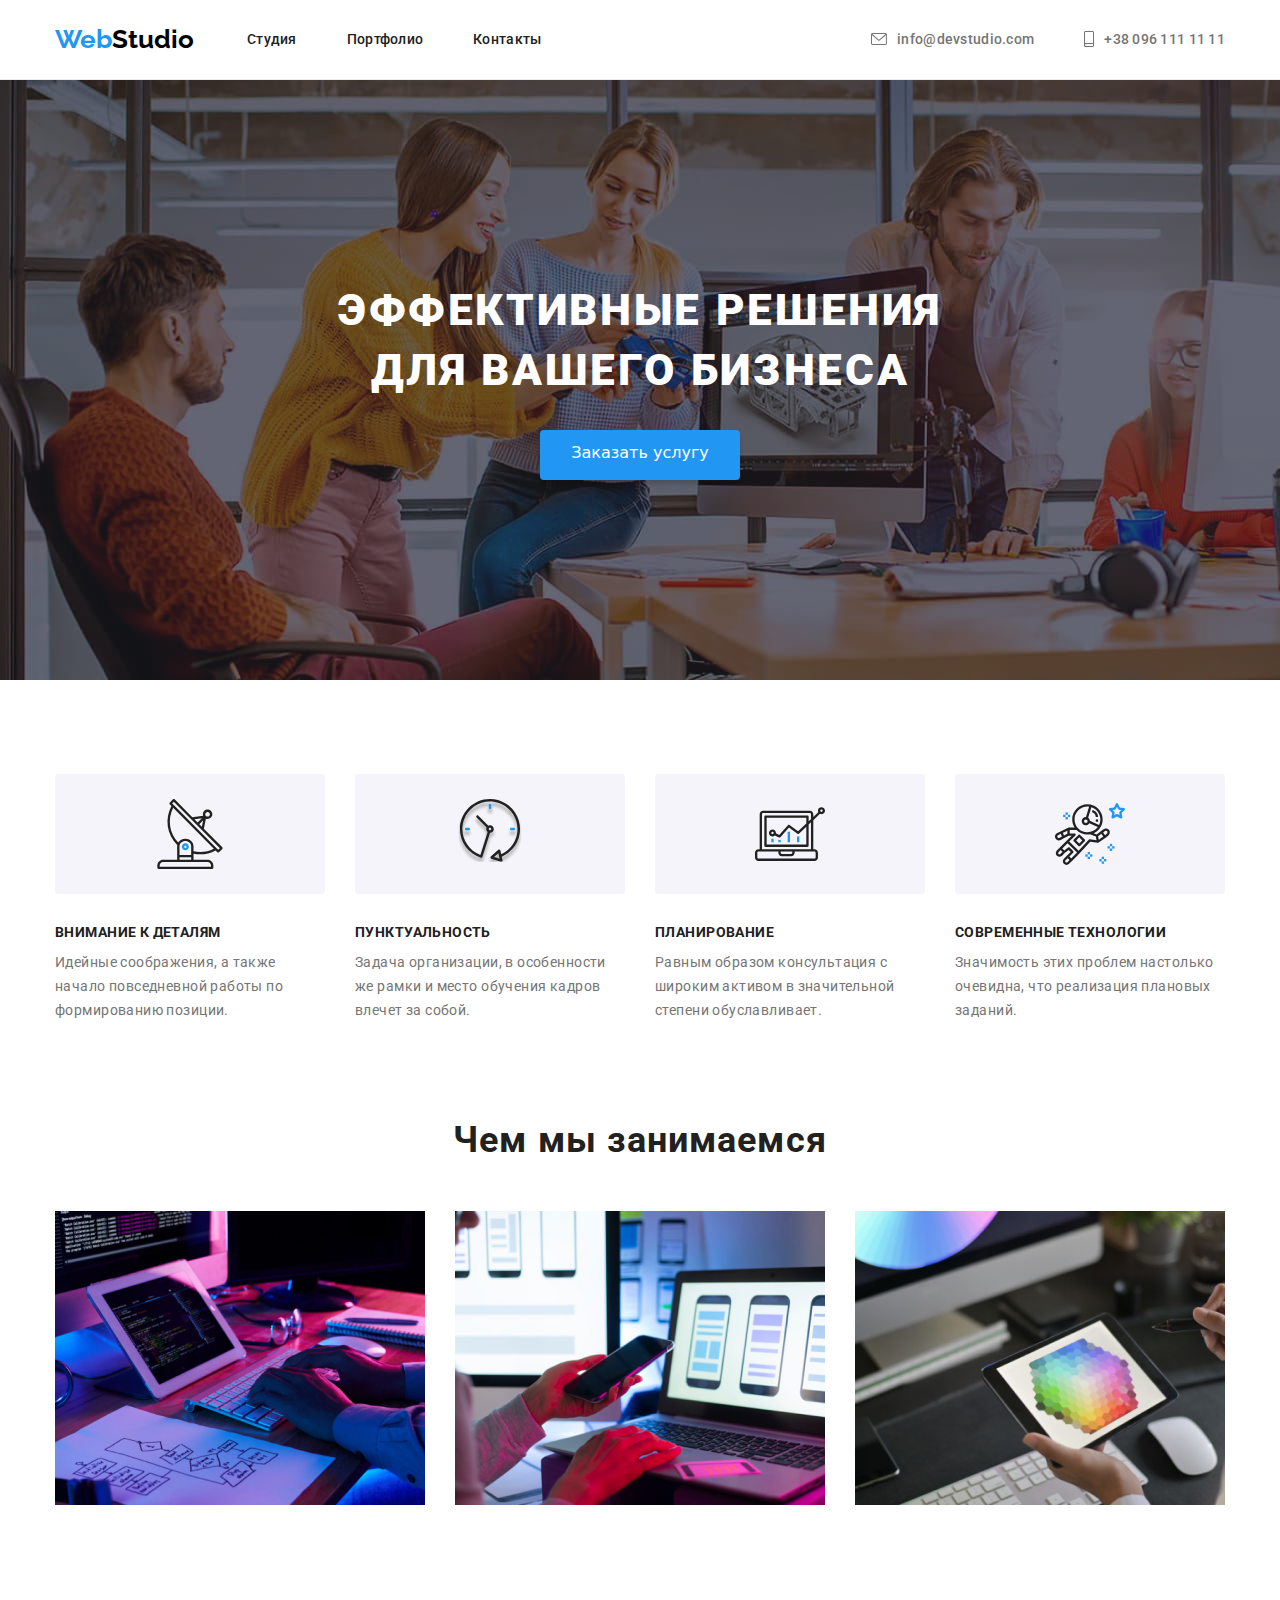
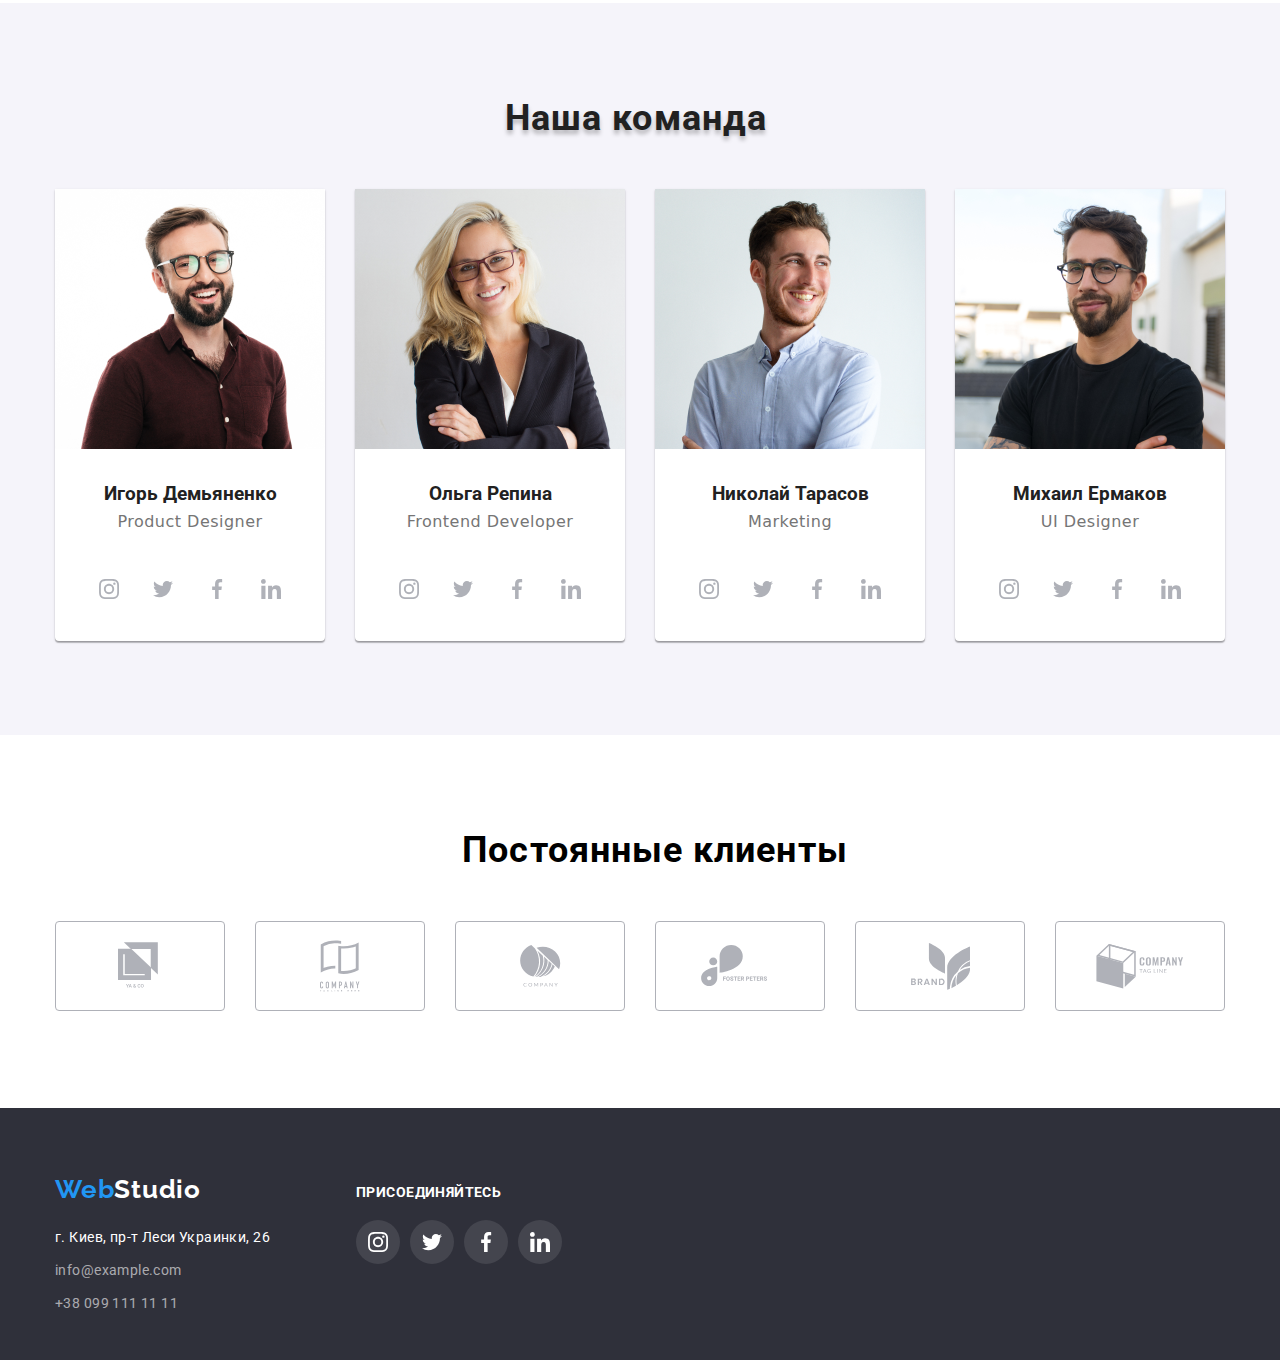
<file: index.html>
<!DOCTYPE html>
<html lang="en">
<head>
    <meta charset="UTF-8">
    <meta name="viewport" content="width=device-width, initial-scale=1.0">
    <title>Document</title>
    <link rel="preconnect" href="https://fonts.gstatic.com">
    <link href="https://fonts.googleapis.com/css2?family=Raleway:wght@700&family=Roboto:wght@400;500;700;900&display=swap" rel="stylesheet">
    <link rel="stylesheet" href="./styles/style.css">
    <link rel="stylesheet" href="https://cdnjs.cloudflare.com/ajax/libs/modern-normalize/1.0.0/modern-normalize.min.css">
  </head>
<body>
<!--Верхняя линия-->
     <header class="header" >
       <div class="container" >
            <a class="logo" href="index.html">
            <span style="color: #2196F3">Web</span><span style="color: #000000">Studio</span>
            </a>
         <nav class="navigation" >  
        <ul class="menu-nav"> 
            <li><a class="link" href="/">Студия</a></li>
            <li><a class="link" href="portfolio.html">Портфолио</a></li>
            <li><a class="link" href="/">Контакты</a></li>
        </ul>
      </nav>
        <!-- menu-nav-contacts -->
          <ul class="menu-nav-contacts">
             
              <li class="email" >
                 
                <a class="contacts" href="mailto:info@devstudio.com">
                   <svg class="link-mailto" width="16px" height="12px">   
                  <use href="./images/sprite.svg#icon-envelope-hover"> </use>
                </svg> info@devstudio.com</a> 
              </li>
            <li class="phone" >
              <a class="contacts" href="tel:+38-096-111-11-11">
                <svg class="link-tel"  width="10px" height="16px" >
                <use href="./images/sprite.svg#icon-smartphone"> </use>
              </svg>+38 096 111 11 11</a>
          </li>
        </ul>  
      </div> 

            </header>
           
            <!--Шапка-->
            <main>
            <section  class="helmet"> 
              <div class="container" >
              <h1 class="heading" >ЭФФЕКТИВНЫЕ РЕШЕНИЯ ДЛЯ ВАШЕГО БИЗНЕСА</h1>
              <div class="btn" >
           <a class="widget" href="/"><span class="snap"> Заказать услугу</span></a>
            </div>

           </div>

           </section>
        
    <!--Особенности-->

      <section class="element">

        <div class="container" >

                <h2 class="visually-hidden" >подзаголовок</h2>
        <ul class="text" >
             <li class="rubric" >
               <p class="vektor-antenna" >  </p>
                <h3 class="subject" >Внимание к деталям</h3>
                <p class="lead" >Идейные соображения, а также начало повседневной работы по формированию позиции.</p>
             </li>
             <li class="rubric">
               <p class="vektor-clock" width="100"  height="100" ></p>
                <h3 class="subject">Пунктуальность</h3>
                <p class="lead">Задача организации, в особенности же рамки и место обучения кадров влечет за собой.</p>
             </li>
             <li class="rubric">
               <p class="vektor-diagram" ></p>
                <h3 class="subject">Планирование</h3>
                <p class="lead">Равным образом консультация с широким активом в значительной степени обуславливает.</p>
            </li>
            <li class="rubric">
              <p class="vektor-astronaut" ></p>
                 <h3 class="subject">Современные технологии</h3>
                 <p class="lead">Значимость этих проблем настолько очевидна, что реализация плановых заданий.</p>  
            </li>
        </ul>
      </div>

  </section>

  <!-- чем мы занимаемся -->
  <section class="bowl">
    <div class="container">
         <h2 class="subtitle" >Чем мы занимаемся</h2>
        <ul class="wrapper">
           <li><img class="thumb" src="./svg/box1.png" alt="пичатает на клавиатуре за столом" width="370"></li>
           <li><img class="thumb" src="./svg/box2.png" alt="работает на ноутбуке" width="370"></li>
           <li><img class="thumb" src="./svg/box3.png" alt="планшет с цветовой палитрой" width="370"></li>
        </ul>
      </div> 

    </section> 
    <!--Наша команда-->
    <!-- Игорь Демьяненко -->
    <section class="commercial">
      <div class="container" > 
       <h2 class="caption">Наша команда</h2>
        <ul class="promo">
          <li class="userpic" >
              <img class="pic" src="./svg/img.png" alt="фотография сотрудника 1" width="270">
              <h3 class="col">Игорь Демьяненко</h3>
              <p class="specialty" >Product Designer</p>
              <ul class="social-are">
                <li>
                  <a class="instagram" href="/" >
                   <svg class="link-instagram" width="20px" heidht="20px" >
                    <use href="./images/sprite.svg#icon-instagram-2"></use>
                  </svg>
                 </a>
               </li>
               <li>
                 <a class="twitter" href=""> 
                   <svg class="link-twitter" width="20px" heidht="20px">
                   <use href="./images/sprite.svg#icon-twitter-1"></use>
                 </svg>
                </a> 
               </li>
               <li>
                <a class="facebook" href="/" >
                 <svg class="link-facebook" width="20px" heidht="20px" >
                  <use href="./images/sprite.svg#icon-facebook-1"></use>
                </svg>
               </a>
             </li>
             <li>
              <a class="linkedin" href="/" >
               <svg class="link-linkedin" width="20px" heidht="20px" >
                <use href="./images/sprite.svg#icon-linkedin-1"></use>
              </svg>
             </a>
           </li>
            </ul>
          </li>
          <!-- Ольга Репина -->
             <li class="userpic">
               <img class="pic" src="./svg/img(1).png" alt="фотография сотрудника 2" width="270">
               <h3 class="names">Ольга Репина</h3>
               <p class="specialty">Frontend Developer</p>
               <ul class="social-are">
                <li>
                  <a class="instagram" href="/" >
                   <svg class="link-instagram" width="20px" heidht="20px" >
                    <use href="./images/sprite.svg#icon-instagram-2"></use>
                  </svg>
                 </a>
               </li>
               <li>
                 <a class="twitter" href=""> 
                   <svg class="link-twitter" width="20px" heidht="20px">
                   <use href="./images/sprite.svg#icon-twitter-1"></use>
                 </svg>
                </a> 
               </li>
               <li>
                <a class="facebook" href="/" >
                 <svg class="link-facebook" width="20px" heidht="20px" >
                  <use href="./images/sprite.svg#icon-facebook-1"></use>
                </svg>
               </a>
             </li>
             <li>
              <a class="linkedin" href="/" >
               <svg class="link-linkedin" width="20px" heidht="20px" >
                <use href="./images/sprite.svg#icon-linkedin-1"></use>
              </svg>
             </a>
           </li>
            </ul>
            </li>
            <!-- Николай Тарасов -->
             <li class="userpic">
               <img class="pic" src="./svg/img(2).png" alt="фотография сотрудника 3" width="270">
               <h3 class="names">Николай Тарасов</h3>
               <p class="specialty">Marketing</p>
               <ul class="social-are">
                <li>
                  <a class="instagram" href="/" >
                   <svg class="link-instagram" width="20px" heidht="20px" >
                    <use href="./images/sprite.svg#icon-instagram-2"></use>
                  </svg>
                 </a>
               </li>
               <li>
                 <a class="twitter" href=""> 
                   <svg class="link-twitter" width="20px" heidht="20px">
                   <use href="./images/sprite.svg#icon-twitter-1"></use>
                 </svg>
                </a> 
               </li>
               <li>
                <a class="facebook" href="/" >
                 <svg class="link-facebook" width="20px" heidht="20px" >
                  <use href="./images/sprite.svg#icon-facebook-1"></use>
                </svg>
               </a>
             </li>
             <li>
              <a class="linkedin" href="/" >
               <svg class="link-linkedin" width="20px" heidht="20px" >
                <use href="./images/sprite.svg#icon-linkedin-1"></use>
              </svg>
             </a>
           </li>
            </ul>
             </li>
             <!-- Михаил Ермаков -->
             <li class="userpic">
                 <img class="pic" src="./svg/img(3).png" alt="фотография сотрудника 3" width="270">
                 <h3 class="names">Михаил Ермаков</h3>
                 <p class="specialty">UI Designer</p>
                 <ul class="social-are">
                  <li>
                    <a class="instagram" href="/" >
                     <svg class="link-instagram" width="20px" heidht="20px" >
                      <use href="./images/sprite.svg#icon-instagram-2"></use>
                    </svg>
                   </a>
                 </li>
                 <li>
                   <a class="twitter" href=""> 
                     <svg class="link-twitter" width="20px" heidht="20px">
                     <use href="./images/sprite.svg#icon-twitter-1"></use>
                   </svg>
                  </a> 
                 </li>
                 <li>
                  <a class="facebook" href="/" >
                   <svg class="link-facebook" width="20px" heidht="20px" >
                    <use href="./images/sprite.svg#icon-facebook-1"></use>
                  </svg>
                 </a>
               </li>
               <li>
                <a class="linkedin" href="/" >
                 <svg class="link-linkedin" width="20px" heidht="20px" >
                  <use href="./images/sprite.svg#icon-linkedin-1"></use>
                </svg>
               </a>
             </li>
              </ul>
          </li>
                 
              </ul>  
           </div>      
       </section> 
      
      <!-- клиент -->
             <section class="figure">
               <div class="container">
      <h3 class="figure-client">Постоянные клиенты</h3>
        <ul class="client">
          <li class="indent">
            <a class="link-client" href="/">
              <svg width="44px" height="49px">
              <use href="./images/sprite.svg#icon-logo-1"></use>
            </svg>
          </a>
          </li>
          <li class="indent">
            <a class="link-client" href="/">
            <svg width="40px" height="52px">
              <use href="./images/sprite.svg#icon-logo-2"></use>
            </svg>
          </a>

            </li>
            
            <li class="indent">
              <a class="link-client" href="/">
              <svg width="41px" height="42px">
                <use href="./images/sprite.svg#icon-logo-3"></use>
              </svg>
            </a>

              </li>
              
              <li class="indent">
                <a class="link-client" href="/">
                <svg width="79px" height="42px">
                  <use href="./images/sprite.svg#icon-logo-4"></use>
                </svg>
              </a>

                </li>
                
                <li class="indent">
                  <a class="link-client" href="/">
                  <svg width="59px" height="47px">
                    <use href="./images/sprite.svg#icon-logo-5"></use>
                  </svg>
                </a>

                </li>

                  
                  <li class="indent">
                    <a class="link-client" href="/">
                    <svg width="88px" height="45px">
                      <use href="./images/sprite.svg#icon-Object-6"></use>
                    </svg>
                  </a>
                    
                    </li> 

        </ul> 
      
      </div>
       </section>
      </main> 
    <!--Подвал-->
   <footer class="adv">
          <div class="container" >
        <nav class="basement">

         
        <ul class="adress">
          <li> <a class="logo-footer" href="index.html"> 
          <span style="color:#2196F3">Web</span><span style="color: #ffffff;">Studio</span>
          </a></li>
            <li class="adds" >г. Киев, пр-т Леси Украинки, 26</li>
            <li><a class="aside-mailto" href="mailto:info@example.com">info@example.com</a></li>
            <li><a class="aside-tel" href="tel:+38-099-111-11-11">+38 099 111 11 11</a></li>
        </ul>
      </nav>
         <div class="connexion">
           <h4 class="accession">присоединяйтесь</h4>
        <ul class="footer-social-are">
          <li>
            <a class="instagram-connexion" href="/" >
             <svg class="link-instagram" width="20px" heidht="20px" >
              <use href="./images/sprite.svg#icon-instagram-2"></use>
            </svg>
           </a>
         </li>
         <li>
           <a class="twitter-connexion" href="/"> 
             <svg class="link-twitter" width="20px" heidht="20px">
             <use href="./images/sprite.svg#icon-twitter-1"></use>
           </svg>
          </a> 
         </li>
         <li>
          <a class="facebook-connexion" href="/" >
           <svg class="link-facebook" width="20px" heidht="20px" >
            <use href="./images/sprite.svg#icon-facebook-1"></use>
          </svg>
         </a>
       </li>
       <li>
        <a class="linkedin-connexion" href="/" >
         <svg class="link-linkedin" width="20px" heidht="20px" >
          <use href="./images/sprite.svg#icon-linkedin-1"></use>
        </svg>
       </a>
     </li>
      </ul>
    </div>
        

      </div> 

</footer>
</body>
</html>
</file>
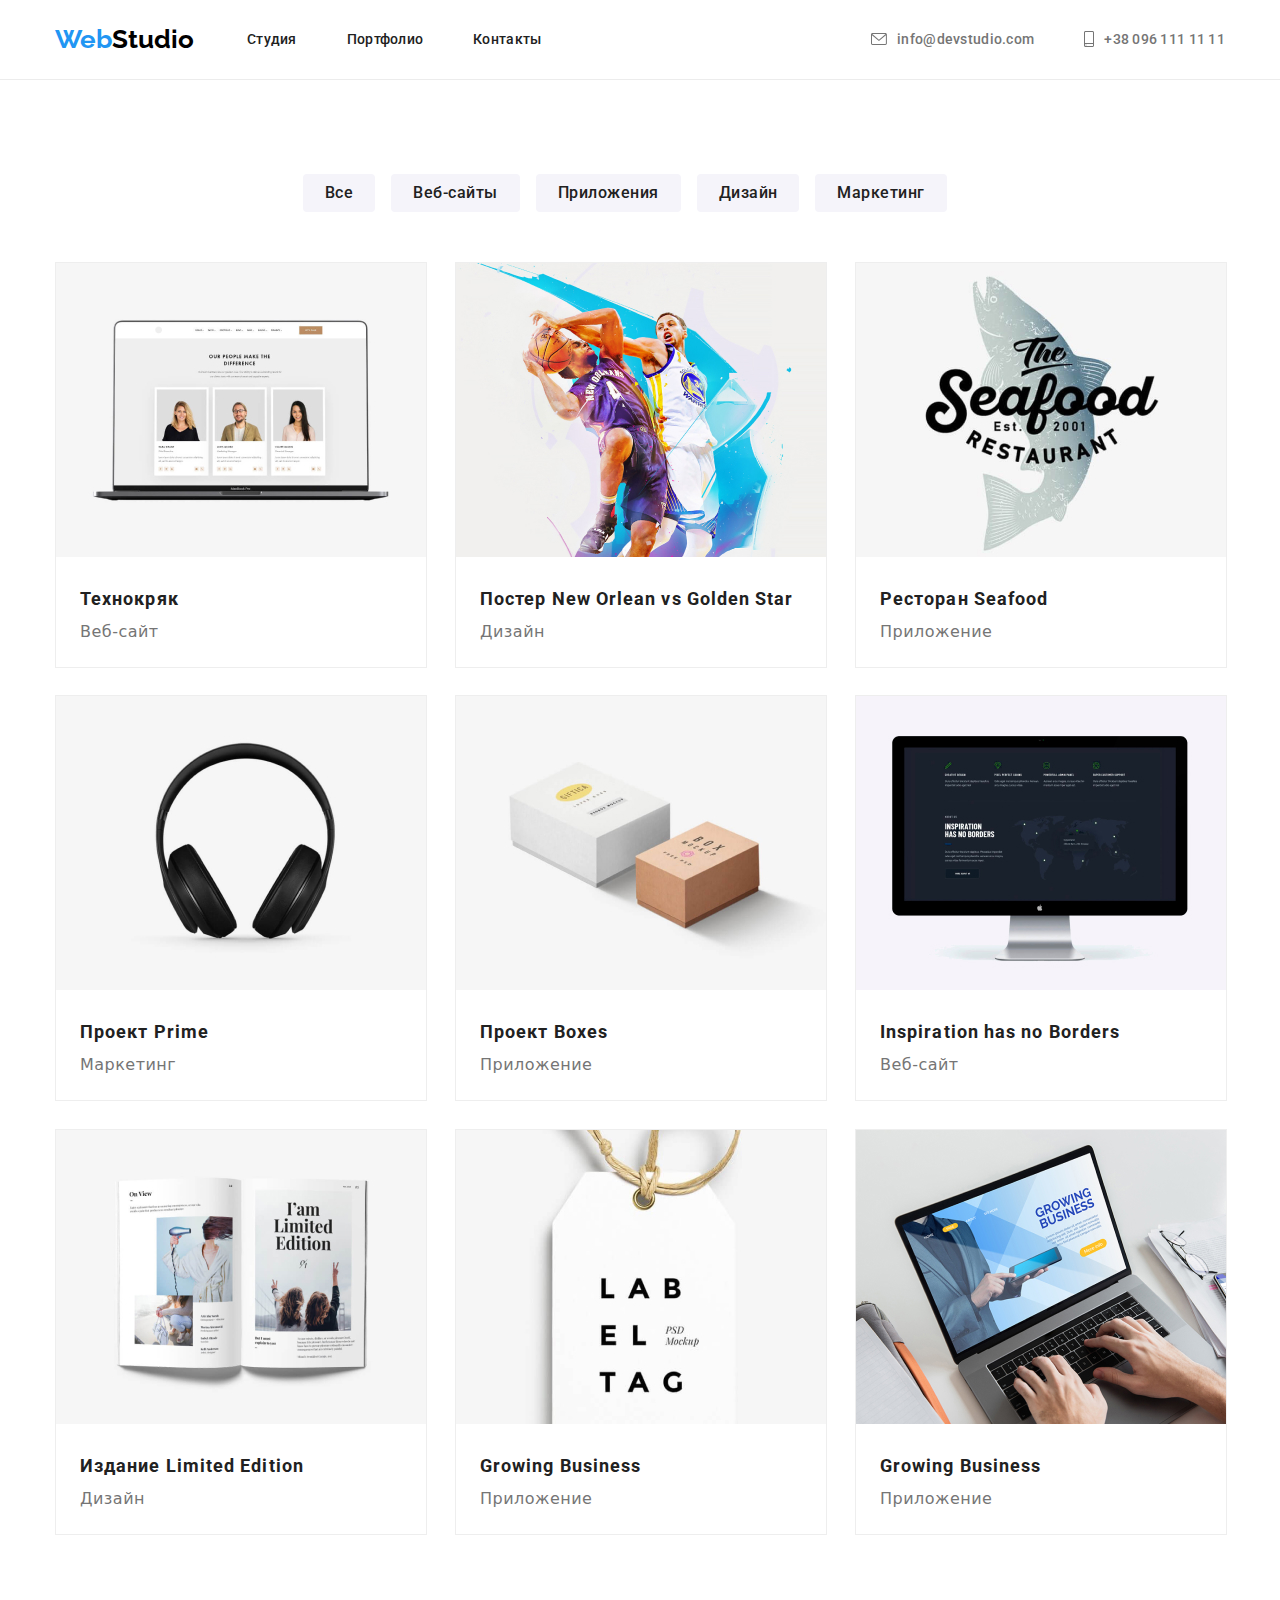
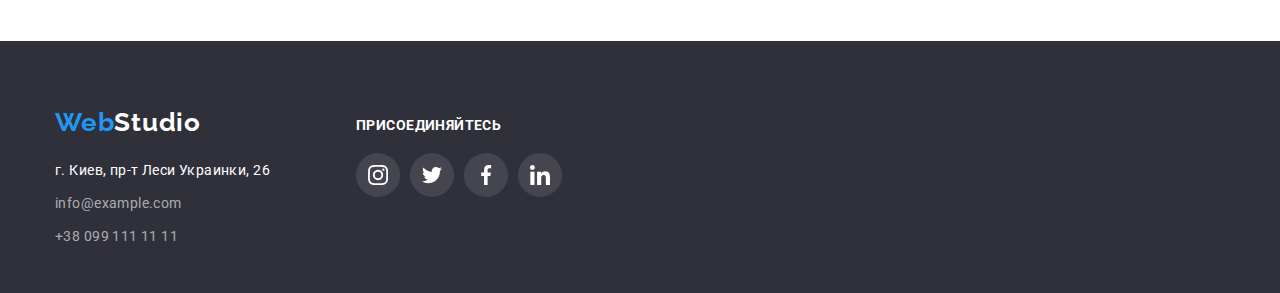
<file: portfolio.html>
<!DOCTYPE html>
<html lang="en">
<head>
    <meta charset="UTF-8">
    <meta name="viewport" content="width=device-width, initial-scale=1.0">
    <title>Document</title>
    <link rel="preconnect" href="https://fonts.gstatic.com">
    <link href="https://fonts.googleapis.com/css2?family=Raleway:wght@700&family=Roboto:wght@400;500;700;900&display=swap" rel="stylesheet"> 
    <link rel="stylesheet" href="./styles/style.css"> 
    <link rel="stylesheet" href="https://cdnjs.cloudflare.com/ajax/libs/modern-normalize/1.0.0/modern-normalize.min.css">
</head>
<body>
    <!--Верхняя линия-->
    <header class="header" >
        <div class="container" > 
        <a class="logo" href="index.html">
               <span style="color:#2196F3">Web</span><span style="color: #000000">Studio</span>
               </a>
            <nav class="navigation">  
        <ul class="menu-nav"> 
            <li><a class="link" href="index.html">Студия</a></li>
            <li><a class="link" href="/">Портфолио</a></li>
            <li><a class="link" href="/">Контакты</a></li>
        </ul>
    </nav> 
    <ul class="menu-nav-contacts">
             
      <li class="email" >
         
        <a class="contacts" href="mailto:info@devstudio.com">
           <svg class="link-mailto" width="16px" height="12px">   
          <use href="./images/sprite.svg#icon-envelope-hover"> </use>
        </svg> info@devstudio.com</a> 
      </li>
    <li class="phone" >
      <a class="contacts" href="tel:+38-096-111-11-11">
        <svg class="link-tel"  width="10px" height="16px" >
        <use href="./images/sprite.svg#icon-smartphone"> </use>
      </svg>+38 096 111 11 11</a>
  </li>
</ul>  
         
    </div>
</header>

            <!--Портфолио-->
        <section class="coloring" >
           <div class="container">

            <ul class="group" >
                <li class="stud"><button class="filter" type="button">Все</button></li>
                <li class="stud"><button class="filter" type="button">Веб-сайты</button></li>
                <li class="stud"><button class="filter" type="button">Приложения</button></li>
                <li class="stud"><button class="filter" type="button">Дизайн</button></li>
                <li class="stud"><button class="filter" type="button">Маркетинг</button></li>
            </ul>
              
        <ul class="spreadsheet" >

          <li class="ticket">
         <a class="ghost" href="">
           <img src="./Portfolio/img.jpg" alt="Открытый Macbook" width="370"/>
           <div class="internal-block" >
                <h4 class="title" >Технокряк</h4>
                <p class="desc" >Веб-сайт</p>
              </div>
              </a>        
          </li>
          <li class="ticket">
               <a class="ghost" href="">
                 <img src="./Portfolio/img-(1).jpg" alt="Баскетболисты и мяч" width="370">
                 <div class="internal-block" >
                <h4 class="title">Постер New Orlean vs Golden Star</h4>
                <p class="desc">Дизайн</p>
              </div>
              </a>   
          </li>
          <li class="ticket">
           <a class="ghost" href=""> 
             <img src="./Portfolio/img-(2).jpg" alt="Логотип ресторана Seafood" width="370">
            <div class="internal-block" >
            <h4 class="title">Ресторан Seafood</h4>
            <p class="desc">Приложение</p>
          </div>
          </a>
          </li>
          <li class="ticket">
         <a class="ghost" href="">
           <img src="./Portfolio/img-(3).jpg" alt="Наушники" width="370"> 
           <div class="internal-block" >
          <h4 class="title">Проект Prime</h4>
          <p class="desc">Маркетинг</p>
        </div>
        </a>
          </li>
          <li class="ticket">
          <a class="ghost" href=""> 
            <img src="./Portfolio/img-(4).jpg" alt="Коробки" width="370"> 
            <div class="internal-block" >
            <h4 class="title">Проект Boxes</h4>
            <p class="desc">Приложение</p>
          </div>
          </a>
          </li>
          <li class="ticket">
          <a class="ghost" href=""> 
            <img src="./Portfolio/img-(5).jpg" alt="Монитор компютера" width="370"/>
             <div class="internal-block" >
            <h4 class="title">Inspiration has no Borders</h4>
            <p class="desc">Веб-сайт</p>
          </div>
      </a>      
          </li>
          <li class="ticket">
           <a class="ghost" href="">
             <img src="./Portfolio/img-(6).jpg" alt="Открытая книга" width="370"/> 
            <div class="internal-block" >
            <h4 class="title">Издание Limited Edition</h4>
            <p class="desc">Дизайн</p>
          </div>
          </a>
          </li>
          <li class="ticket">
          <a class="ghost" href="">
             <img src="./Portfolio/img-(7).jpg" alt="Бирка" width="370">
             <div class="internal-block" >
            <h4 class="title">Growing Business</h4>
            <p class="desc">Приложение</p>
          </div>
          </a>
          </li>
          <li class="ticket">
           <a class="ghost" href=""> 
             <img src="./Portfolio/img-(8).jpg" alt="Открытый ноутбук" width="370">
                <div class="internal-block" >
                <h4 class="title">Growing Business</h4>
                <p class="desc">Приложение</p>
              </div>
              </a>          
          </li>
        </ul>
      </div> 
        </section>         
  <!--Подвал-->
  <footer class="adv">
    <div class="container" >
  <nav class="basement">

   
  <ul class="adress">
    <li> <a class="logo-footer" href="index.html"> 
    <span style="color:#2196F3">Web</span><span style="color: #ffffff;">Studio</span>
    </a></li>
      <li class="adds" >г. Киев, пр-т Леси Украинки, 26</li>
      <li><a class="aside-mailto" href="mailto:info@example.com">info@example.com</a></li>
      <li><a class="aside-tel" href="tel:+38-099-111-11-11">+38 099 111 11 11</a></li>
  </ul>
</nav>
   <div class="connexion">
     <h4 class="accession">присоединяйтесь</h4>
  <ul class="footer-social-are">
    <li>
      <a class="instagram-connexion" href="/" >
       <svg class="link-instagram" width="20px" heidht="20px" >
        <use href="./images/sprite.svg#icon-instagram-2"></use>
      </svg>
     </a>
   </li>
   <li>
     <a class="twitter-connexion" href="/"> 
       <svg class="link-twitter" width="20px" heidht="20px">
       <use href="./images/sprite.svg#icon-twitter-1"></use>
     </svg>
    </a> 
   </li>
   <li>
    <a class="facebook-connexion" href="/" >
     <svg class="link-facebook" width="20px" heidht="20px" >
      <use href="./images/sprite.svg#icon-facebook-1"></use>
    </svg>
   </a>
 </li>
 <li>
  <a class="linkedin-connexion" href="/" >
   <svg class="link-linkedin" width="20px" heidht="20px" >
    <use href="./images/sprite.svg#icon-linkedin-1"></use>
  </svg>
 </a>
</li>
</ul>
</div>
  

</div> 

</footer>
</body>
</html>
</file>
<file: styles/style.css>
body {
       background: #ffffff;
       
       font-style: normal;
       line-height: normal;
       border: none;
       box-sizing: unset;   }
h1,h2,h3,h4{
      font-family: Roboto,sans-serif;
      font-weight: 700; }
 body,h1,h2,h3,h4,ul,li,p{
        margin: 0px;    } 

    /*Верхняя линия*/

header{
       background-color: #ffffff; }
       .logo:focus {
outline: none;
       } 
.logo,
.logo-footer{
       font-family: Raleway,sans-serif;
       font-weight: 700;
       font-size: 26px;
       line-height: 30.52px;      }
       
.link{
       color: #212121; }
.link:hover{
     outline: none;
       color: #2196F3; }
.link:focus{
       outline: none;
      border-color: #ffffff;
        color: #2196F3;
      }      
.menu-nav{
       font-family: Roboto;
       font-style: normal;
       font-weight: 500;
       font-size: 14px;
       line-height: 16px;
       letter-spacing: 0.02em;    }
li{
       list-style: none; }
a{
       text-decoration: none; }
ul{
       padding-inline-start: 0px;
       margin-block-end: 0em;
       margin-block-start: 0em;
       padding: 0px;      }

/*контакты*/

.contacts{
       display: flex;
       align-items: center;
       font-family: Roboto;
       font-style: normal;
       line-height: 16px;
       font-weight: 500;
       font-size: 14px;
       letter-spacing: 0.02em;
       color: #757575;       }
   
.contacts:hover,
.contacts:focus{
       outline: none;
       color: #2196F3;
       fill:#2196F3;    }

    /*шапка*/

.banner  {      
       background: #2F303A;  }      
.heading{      
       font-weight: 900;
       font-size: 44px;
       line-height: 60px;
       color: #ffffff;
       letter-spacing: 0.06em;    }

  /*особенности*/

.subject{
       font-weight: 700;
       font-size: 14px;
       line-height: 16.41px;
       letter-spacing: 0.03em;
       text-transform: uppercase;
       color: #212121; }
.lead{
       font-weight: 400;
       font-size: 14px;
       line-height: 24px;
       letter-spacing: 0.03em;
       color: #757575; }
.subtitle{
       font-weight: 700;
       font-size: 36px;
       line-height: 42px;
       letter-spacing: 0.03em;
       color: #212121;  }

  /*наша команда*/
  
.caption{
       font-weight: 700;
       font-size: 36px;
       line-height: 42px;
       letter-spacing: 0.03em;
       color: #212121;
       text-shadow: 0px 4px 4px rgba(0, 0, 0, 0.25); }
.userpic:not(:last-child){
       margin-right: 30px;      }      
.userpic{      
       background: #FFFFFF;
       box-shadow: 0px 1px 3px rgba(0, 0, 0, 0.12), 0px 1px 1px rgba(0, 0, 0, 0.14), 0px 2px 1px rgba(0, 0, 0, 0.2);
       border-radius: 0px 0px 4px 4px;  }
.names
.col{
       font-weight: 500;
       font-size: 16px;
       line-height: 19px;
       letter-spacing: 0.03em;  }
.specialty{      
       font-weight: 400;
       font-size: 16px;
       line-height: 19px;
       letter-spacing: 0.03em;
       color: #757575; }
.adress{
       color: #FFFFFF; }
.adds{  
       padding-top: 20px;    
       font-family: Roboto;
       font-style: normal;
       font-weight: normal;
       font-size: 14px;
       line-height: 24px;
       letter-spacing: 0.03em;
       color: #FFFFFF;    }
.aside-mailto,
.aside-tel{
       display: flex;
       height: auto;
       font-size: 14px;
       line-height: 24px;
       letter-spacing: 0.03em;
       color: rgba(255, 255, 255, 0.6); }
.aside-mailto{
           padding-bottom: 9px;
           padding-top: 9px;         }
.aside:hover{
       outline: none;
       color: #2196F3; }
.aside:focus{
       outline: none;
        color: #2196F3; }

  /*кнопки*/

.filter{
     cursor: pointer;      } 
.button {
       border: 0;     }
.filter{  
        font-family: Roboto;
        font-style: normal;
        font-weight: 500;
        font-size: 16px;
        line-height: 26px;
        text-align: center;
        letter-spacing: 0.03em;
        color: #212121;
        border-radius: 4px;
        background: #F5F4FA;   }
.filter:hover{
       outline: none;
        color: #ffffff;
        background: #2196F3; }
.filter:focus{
       outline: none;
        color: #ffffff;
        background: #2196F3; }

  /*портфолио*/


.title{
        font-weight: 700;
        font-size: 18px;
        line-height: 36px;
        letter-spacing: 0.06em;
        color: #212121;  }
.desc{
        font-weight: 400;
        font-size: 16px;
        line-height: 30px;
        letter-spacing: 0.03em;
        color: #757575;  }

 /********* goit-markup-hw-03 ********/

/***** главная ****/

        /* Верхняя линия */

.link
.logo
.contacts
.widget
.aside
.logo-footer{
     cursor: pointer;  }
.container{
       width: 1200px;
       height: auto;
       margin-left: auto;
       margin-right: auto;       
        padding: 0px 15px;          }
.header{
       height: 80px ;
       border-bottom:  1px solid #ECECEC;;
       display: flex;
       align-items: center;      }        
.header>.container{
       display: flex;  } 
.logo{
       margin-right: 53px; }
.navigation{
       padding-right: unset; }
.menu-nav{
       display: flex;
       align-items: center; }
.navigation{
       display: flex;  }
.link:last-child{
       margin-right: 50px;  }
.menu-nav-contacts{   
       display: flex;

       margin-left: auto;
       margin-right: -50px;  }
.contacts:last-child{
       margin-right: 50px;  }

/* Шапка */

.helmet{ 
       max-width: 1600px;

       background-position: center;
       background: linear-gradient( 
              to right, rgba(47, 48, 58, 0.4), 
              rgba(47, 48, 58, 0.4)),
               url(../svg/Imgmin.jpg);
       background-repeat: no-repeat; 
       margin: 0px auto;
       padding-top: 200px;
       padding-bottom: 200px;    }
.heading{

       width: 616px;
       height: auto;
       margin: 0px auto;
       padding-bottom: 30px;
       text-align: center;
       text-transform: uppercase;        }
.btn > .widget{       
       width: 200px;
       height: 50px;
       display: flex;
       align-items: center;
       text-align: center;
       margin-left: auto;
       margin-right: auto;
       background: #2196F3;
       box-shadow: 0px 4px 4px rgba(0, 0, 0, 0.15);
       border-radius: 4px;  }  
.btn > .widget> .snap{ 
       width: 140px;
       height: 25px;
       margin-left: auto;
       margin-right: auto;  
       color: #FFFFFF;  } 

/* Особенности */

.visually-hidden {
       position: absolute;
       clip: rect(0 0 0 0);
       width: 1px;
       height: 1px;
       margin: -1px;  }
.element{
       height: 439px;
        padding-top: 94px;
       padding-bottom: 94px;          }
           
.text{
       display: flex;
       align-items: center;
       height: auto;      }
.rubric{
       display: block;
       align-items: center;
       width: 270px;
       height: 101px;
       margin-right: 30px;      }  
.subject{
       width: 270px;
       height: auto;
       margin-left: auto;
       margin-right: auto;
       padding-top: 30px;
       text-transform: uppercase;
       color: #212121;   }
.lead{
       width: 270px;
       height: 75px;
       padding-top: 10px;
       font-family: Roboto;   }

/* чем мы занимаемся */

.subtitle{

       flex-direction: column;
       width: 380px;
       height: auto;
       margin-left: auto;
       margin-right: auto;
       padding-bottom: 50px;
       text-align: center;  }
.bowl{      
       padding-bottom: 94px;     }
.wrapper{      
       display: flex;
       justify-content: space-between;         }
.thumb{
       padding-left: 0;  }

/* Наша команда */

.commercial{     
       background: #F5F4FA;
       padding-bottom: 94px;
       padding-top: 94px;
         }
.commercial:not(:box-sizing){
       display: flex;
       align-items: center;     
       height: 648px;   
       background: #F5F4FA;    } 
.caption{
       display: flex;
       align-items: center;
       width: 270px;
       height: 42px;
       margin-left: auto;
       margin-right: auto;
       text-align: center;   }
.promo{
       display: flex;
       align-items: center;
       height: auto;
       padding-top: 50px;
       margin-left: auto;
       margin-right: auto;   }
.userpic{
       width: 270px;
       height: auto;
       margin-left: auto;
       margin-right: auto;
       padding-bottom: 30px;
       background: #FFFFFF;
       box-shadow: 0px 1px 3px rgba(0, 0, 0, 0.12), 0px 1px 1px rgba(0, 0, 0, 0.14), 0px 2px 1px rgba(0, 0, 0, 0.2);
       border-radius: 0px 0px 4px 4px; }
.names{
       width: 171px;
       height: 19px;
       margin-left: auto;
       margin-right: auto;
       text-align: center;
       color: #212121;   }
.pic{
       padding-bottom: 30px;     }  
.specialty{
       width: 177px;
       height: auto;
       margin-left: auto;
       margin-right: auto;
       padding-top: 10px;
       padding-bottom: 16px;
       text-align: center;
       color: #757575;  }
.col{
       width: 208px;
       height: 19px;
       margin-left: auto;
       margin-right: auto;    
       text-align: center;
       color: #212121;     }

/* подвал */
.adv{
       display: flex;
       align-items: center;
       height: 252px;
       background: #2F303A;
       padding-top: 60px;
       padding-bottom: 60px;
           }
.adress{
       width: 231px;
       margin: 0px;
       font-family: Roboto;
       font-style: normal;
       font-weight: normal;
       font-size: 14px;
       line-height: 24px;
       letter-spacing: 0.03em;
       padding-top: 20px;
       }  
.logo-footer{
       width: 145px;
       height: 31px;
       margin-top: 50px;
       font-family: Raleway;
       font-style: normal;
       font-weight: bold;
       font-size: 26px;
       line-height: 31px;
       letter-spacing: 0.03em;   }

/* ***портфолио*** */

/* кнопка */




.coloring{
       padding-bottom: 79px;
       padding-top: 94px;  }
.group{
       display: flex; 
       align-items: center;
       width: 1170px;
       height: auto;
       padding-bottom: 50px; 
       padding-left: 240px;
       padding-right: 240px;     } 
.filter{
       padding: 6px 22px;
       width: auto;
       height: 38px;
       border: none;  }
.spreadsheet{ 
       width: 1200px;
       height: 1300px;
       display: flex;
       flex-wrap: wrap;     }
.ticket{ 
         width: auto;
         height: 404px;        }
.internal-block{     
         padding:20px 24px;  } 
.stud{
         margin: 0px 8px;        } 

       /* **  goit-markup-hw-04   ** */ 

       /* <!--Особенности-->  */
.ghost{
       display: block;
       border: 1px solid #EEEEEE; }
.ticket:nth-child(1n+1){        
       margin-right: auto;  }


.ghost:focus,
.ghost:hover{
       outline: none;
        background: #FFFFFF;
       border: 1px solid #EEEEEE;
      display: block;
       box-shadow: 0px 1px 1px rgba(0, 0, 0, 0.12),
        0px 4px 4px rgba(0, 0, 0, 0.06),
         1px 4px 6px rgba(0, 0, 0, 0.16);
       }

.vektor-antenna,
.vektor-clock,
.vektor-diagram,
.vektor-astronaut{
         height: 120px;
         background: #F5F4FA;
         background-position: center;
         background-repeat: no-repeat;
         border-radius: 4px;      
         background-size: 70px 70px;      }
.vektor-antenna{
         background-image: url(../svg/antenna\ 1.svg);     }
.vektor-clock{  
         background-image: url(../svg/clock\ 1.svg);    }
.vektor-diagram{
         background-image: url(../svg/diagram\ 1.svg);    }
.vektor-astronaut{           
         background-image: url(../svg/astronaut\ 1.svg);    } 
          /* верхняя линия */

.contacts{
         fill: #757575;         }
.link-mailto ,.link-tel{      
         margin-right: 10px;     }
.menu-nav-contacts .contacts:hover,
.menu-nav-contacts .contacts:focus{
       outline: none;
         color: var(--accent-color);           }         
.email ,.phone{
         display: flex;     }

         /* наша команда */

.social-are,
.footer-social-are{
          width: auto;
          height: auto;
          padding-right: 0px;
          padding-left: 0px;
          padding-top: 20px;
          margin: 0px auto;
          display: flex;
          align-items: center; 
          justify-content: center;         }
.link-instagram,.link-twitter,
.link-facebook,.link-linkedin{
          width: 20px;
          height: 20px;  
          border: 0px;
          padding: 0px;           }
.instagram,
.twitter,
.facebook,
.linkedin:not(:last-child){
         margin-right: 10px; }
.instagram,.twitter,.facebook,.linkedin{
         display: flex;
         align-items: center;
         justify-content: center;
         border-radius: 50%;
         width: 44px;
         height: 44px;
         background: rgba(255, 255, 255, 0.1);   
         fill: #AFB1B8;     }
.instagram:hover,
.instagram:focus{
       outline: none;
       fill: #ffffff;
       background-color: var(--accent-color);   }
.twitter:hover,
.twitter:focus{
       outline: none;
       fill: #ffffff;
       background-color: var(--accent-color);  }
.facebook:hover,
.facebook:focus{
       outline: none;
       fill: #ffffff;
       background-color: var(--accent-color);   }
.linkedin:hover,
.linkedin:focus{
       outline: none;
       fill: #ffffff;
       background-color: var(--accent-color);   }
.instagram:hover,
.instagram:focus{
       outline: none;
       background:  #2196F3;   }
.twitter:hover,
.twitter:focus{
       outline: none;
       background:  #2196F3;   }
.facebook:hover,
.facebook:focus{
       outline: none;
       background:  #2196F3;   }
.linkedin:hover,
.linkedin:focus{
       outline: none;
       background:  #2196F3;   }

      /* клиент  */

.client{
       display: flex;
       align-items: center;
       justify-content: center;         } 
.link-client{ 
       display: flex;
       align-items: center;
       justify-content: center;
       width: 170px;
       height: 90px;
       border: 1px solid #AFB1B8;
       box-sizing: border-box;
       border-radius: 4px;
       fill: #AFB1B8;      }
.figure{
       width: 1200px;
       height: auto;
       margin: 0px auto;
       padding-top: 94px;
       padding-bottom: 97px;    } 
.indent:not(:last-child){
       margin-right: 30px;   }
.figure-client{

       font-weight: bold;
       font-size: 36px;
       line-height: 42px;
       text-align: center;
       letter-spacing: 0.03em;
       width: 1200px;
       height: auto;
      
       padding-bottom: 50px;
       text-decoration-color: #212121;   }
.link-client:hover,
.link-client:focus{ 
       outline: none;
       color: var(--accent-color); 
       border-color: 1px solid var(--accent-color);
       fill: var(--accent-color);  }
:root {
       --accent-color: #2196F3;     }
  
    /* подвал */
.instagram-connexion,
.twitter-connexion,
.facebook-connexion,
.linkedin-connexion:not(:last-child){
         margin-right: 10px; }
.instagram-connexion,.twitter-connexion,
.facebook-connexion,.linkedin-connexion{
         display: flex;
         align-items: center;
         justify-content: center;
         border-radius: 50%;
         width: 44px;
         height: 44px;
         background: rgba(255, 255, 255, 0.1);   
         fill: #ffffff;     }
.instagram-connexion:hover,
.instagram-connexion:focus{
       outline: none;
         background:  #2196F3;   }
.twitter-connexion:hover,
.twitter-connexion:focus{
       outline: none;
         background:  #2196F3;   }
.facebook-connexion:hover,
.facebook-connexion:focus{
       outline: none;
         background:  #2196F3;   }
.linkedin-connexion:hover,
.linkedin-connexion:focus{
       outline: none;
         background:  #2196F3;   }
   /* copy */
.basement {
       width: 231px;
       height: 81px;
       display: flex;
       align-items: center;     }
.accession{
       font-family: Roboto;
       font-style: normal;
       font-weight: bold;
       font-size: 14px;
       line-height: 16px;
       letter-spacing: 0.03em;
       text-transform: uppercase;
       color: #FFFFFF;    }
.connexion{      
       align-items: center;
       justify-content: center;
       width: 206px;
       height: auto;
       margin-left: 70px;
       padding-bottom: 20px;      }
.adv > .container{
       display: flex;
       align-items: center;       }
</file>
